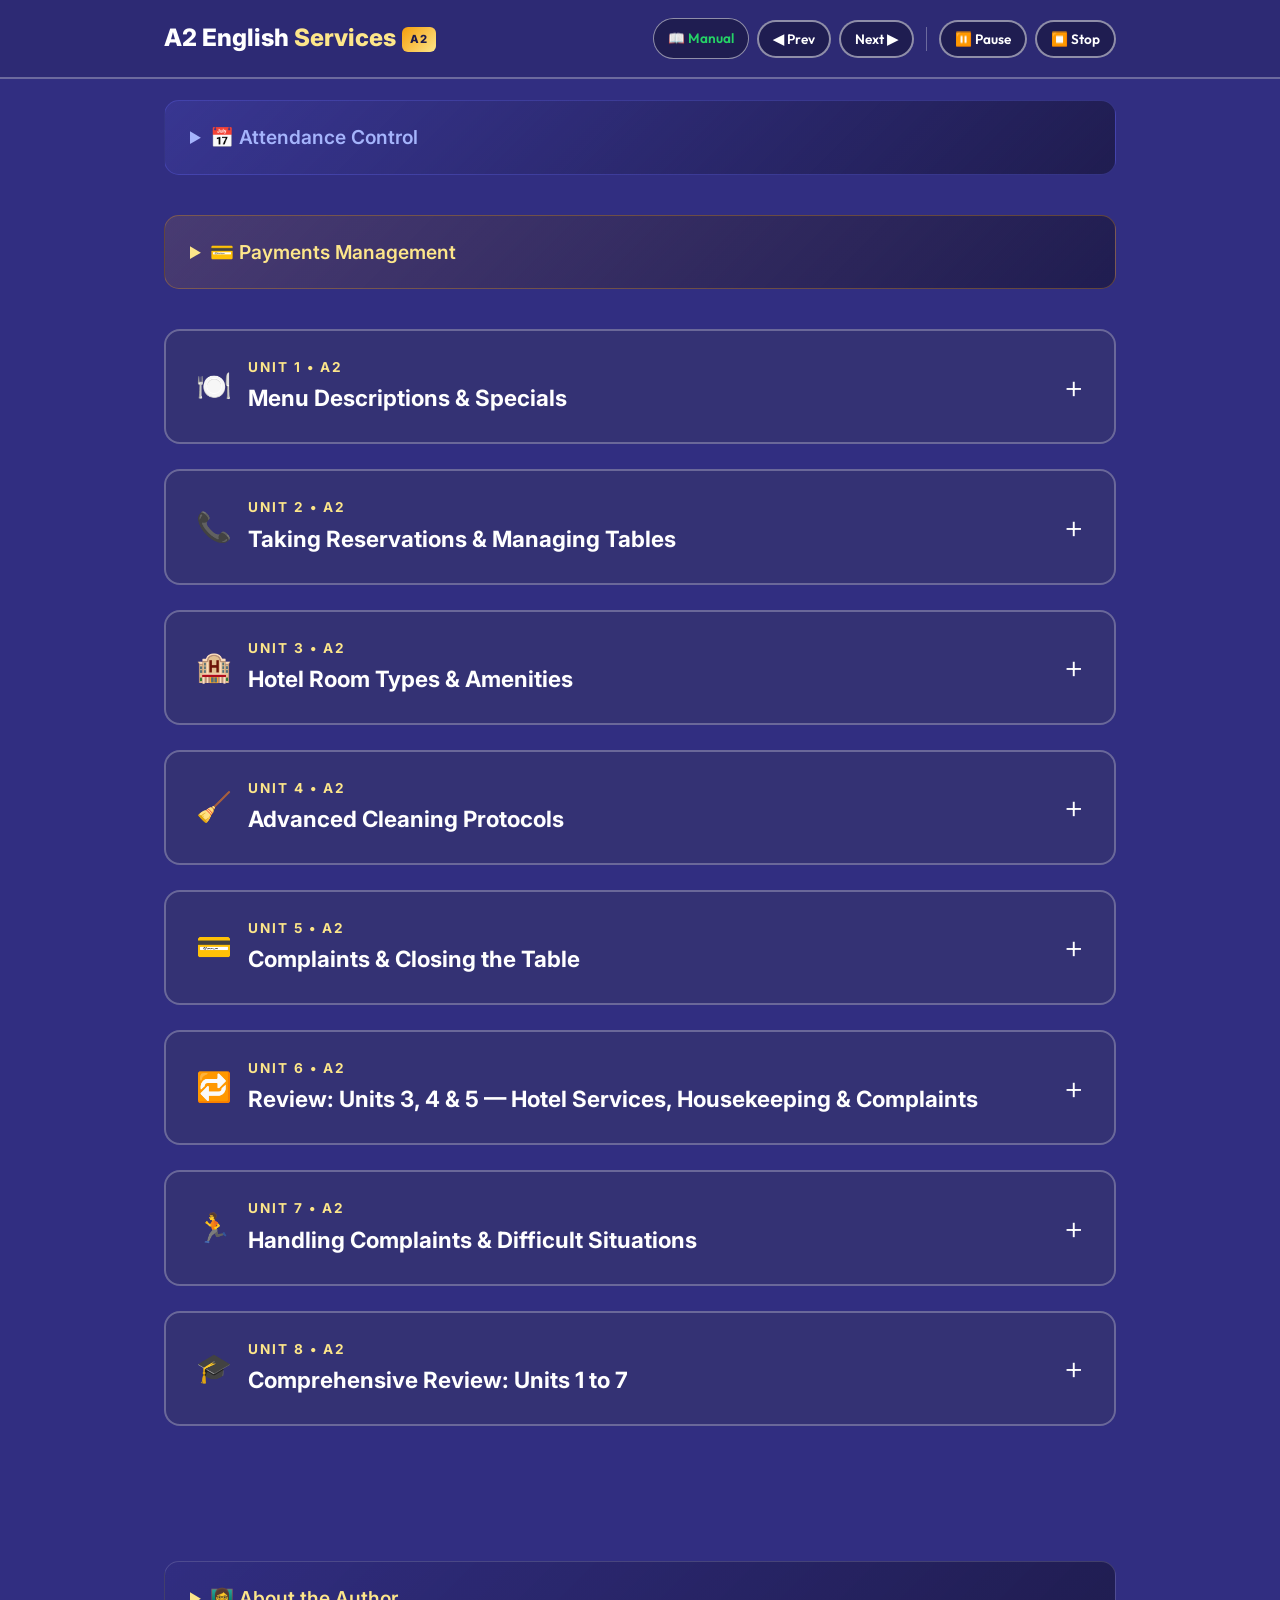
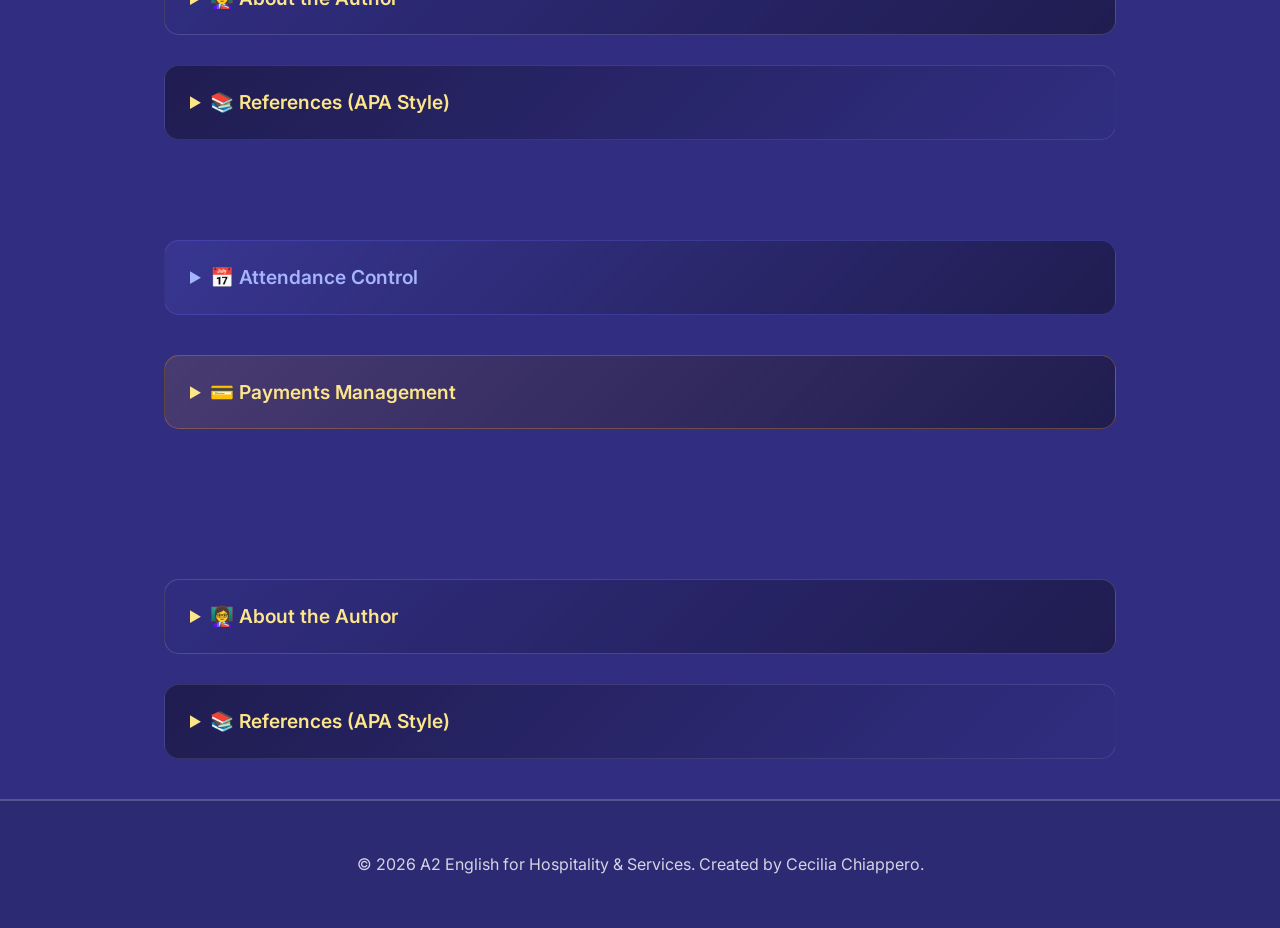
<file: index.html>
<!DOCTYPE html>
<html lang="en">

<head>
    <meta charset="UTF-8">
    <meta name="viewport" content="width=device-width, initial-scale=1.0">
    <title>A2 English for Hospitality &amp; Services | Inserción Laboral</title>
    <meta name="description" content="A2 CEFR English course for hospitality, restaurants, hotel services, and cleaning. Continuation of A1. Listening and speaking focus for job insertion.">
    <link rel="stylesheet" href="css/style.css">
    <link rel="stylesheet" href="https://cdnjs.cloudflare.com/ajax/libs/animate.css/4.1.1/animate.min.css" />
</head>

<body>


    <header>
        <div class="container">
            <nav>
                <div class="logo">A2 English<span> Services</span><span class="level-badge">A2</span></div>
                <div style="display: flex; gap: 8px; align-items: center; flex-wrap: wrap;">
                    <a href="manual.html" class="btn nav-btn" style="padding:8px 14px;font-size:0.85rem;background:rgba(37,211,102,0.15);border:1px solid rgba(37,211,102,0.5);color:#25D366;text-decoration:none;">📖 Manual</a>
                    <button id="prev-unit-btn" class="btn nav-btn" onclick="navigateUnit(-1)"
                        style="padding: 8px 14px; font-size: 0.85rem;">◀ Prev</button>
                    <button id="next-unit-btn" class="btn nav-btn" onclick="navigateUnit(1)"
                        style="padding: 8px 14px; font-size: 0.85rem;">Next ▶</button>
                    <span style="width:1px;height:24px;background:rgba(255,255,255,0.3);margin:0 4px;"></span>
                    <button id="pause-audio-btn" class="btn pause-audio-btn" onclick="togglePauseAudio()"
                        style="padding: 8px 14px; font-size: 0.85rem;">⏸️ Pause</button>
                    <button class="btn stop-audio-btn" onclick="stopAudio()"
                        style="padding: 8px 14px; font-size: 0.85rem;">⏹️ Stop</button>
                </div>
            </nav>
        </div>
    </header>

    <div class="container admin-controls">
        <!-- Attendance Control -->
        <details class="attendance-block">
            <summary class="attendance-header">📅 Attendance Control</summary>
            <div class="attendance-content">
                <div class="attendance-form">
                    <div class="form-group">
                        <label for="att-date">Select Date:</label>
                        <input type="date" id="att-date" class="att-input">
                    </div>
                    <div class="form-group">
                        <label for="att-user">Select Student:</label>
                        <select id="att-user" class="att-input">
                            <option value="Student 1">Student 1</option>
                            <option value="Student 2">Student 2</option>
                        </select>
                    </div>
                    <button class="btn att-save-btn" onclick="saveAttendance()">Mark Present ✅</button>
                </div>
                <div id="attendance-list" class="attendance-list"></div>
            </div>
        </details>

        <!-- Payments Management -->
        <details class="payments-block">
            <summary class="payments-header">💳 Payments Management</summary>
            <div class="payments-content">
                <div class="payments-form">
                    <div class="form-group">
                        <label for="pay-date">Date:</label>
                        <input type="date" id="pay-date" class="pay-input">
                    </div>
                    <div class="form-group">
                        <label for="pay-user">Student:</label>
                        <select id="pay-user" class="pay-input">
                            <option value="Student 1">Student 1</option>
                            <option value="Student 2">Student 2</option>
                        </select>
                    </div>
                    <div class="form-group">
                        <label for="pay-concept">Concept:</label>
                        <input type="text" id="pay-concept" class="pay-input" placeholder="e.g. Class 1" value="Class 1">
                    </div>
                    <div class="form-group">
                        <label for="pay-amount">Amount ($):</label>
                        <input type="number" id="pay-amount" class="pay-input" placeholder="0.00">
                    </div>
                    <button class="btn pay-save-btn" onclick="savePayment()">Record Payment</button>
                </div>
                <div id="payments-list" class="payments-list"></div>
            </div>
        </details>
    </div>

    <div class="container" id="main-content">
        <div class="unit-list" id="curriculum-container">
            <!-- Content injected via script.js -->
        </div>
    </div>

    <!-- About the Author -->
    <div class="container" id="author-section">
        <details class="author-block">
            <summary class="author-header">👩‍🏫 About the Author</summary>
            <div class="author-content">
                <div class="author-profile">
                    <div class="author-avatar">CC</div>
                    <div class="author-info">
                        <h3>Cecilia Chiappero</h3>
                        <p class="author-title">English Language Educator &amp; Researcher | Universidad Nacional de Córdoba</p>
                    </div>
                </div>
                <div class="author-bio">
                    <p>Cecilia Chiappero is an English language educator and researcher affiliated with the
                        <strong>Universidad Nacional de Córdoba</strong>, Argentina. Her academic work focuses on
                        innovative teaching methodologies and technology-enhanced language learning for vocational insertion.</p>
                    <p>This A2 English for Hospitality &amp; Services course is the <strong>continuation of the A1 course</strong>,
                        designed for <strong>job insertion</strong>
                        in the restaurant, hotel, and cleaning sectors, aligned with the
                        <strong>CEFR A2 framework</strong> with a strong focus on listening, speaking, and functional communication.</p>
                    <p class="author-contact"><strong>Research Profile:</strong> Available on <a
                            href="https://www.researchgate.net" target="_blank"
                            style="color: var(--accent-gold);">ResearchGate</a> and academic databases.</p>
                </div>
            </div>
        </details>
    </div>

    <!-- References -->
    <div class="container" id="references-section">
        <details class="references-block">
            <summary class="references-header">📚 References (APA Style)</summary>
            <div class="references-content">
                <p class="references-author"><strong>Course Author:</strong> Chiappero, C. (2026). <em>A2 English for
                    Hospitality &amp; Services: Restaurant, Hotels, and Cleaning — Inserción Laboral</em>. Original educational material.</p>
                <h4>Framework &amp; Language References</h4>
                <ul class="references-list">
                    <li>Council of Europe. (2020). <em>Common European Framework of Reference for Languages (CEFR)</em>. Council of Europe Publishing.</li>
                    <li>Nation, I. S. P. (2001). <em>Learning vocabulary in another language</em>. Cambridge University Press.</li>
                    <li>Harmer, J. (2015). <em>The Practice of English Language Teaching</em> (5th ed.). Pearson Education.</li>
                    <li>Thornbury, S. (2005). <em>How to Teach Speaking</em>. Pearson Education.</li>
                    <li>Nunan, D. (2004). <em>Task-Based Language Teaching</em>. Cambridge University Press.</li>
                </ul>
                <p class="references-disclaimer"><em>All content created for educational purposes. Aligned with CEFR A2 standards for vocational English. Continuation of the A1 Hospitality &amp; Services course.</em></p>
            </div>
        </details>
    </div>

    <!-- Protection Overlay -->
    <div id="protection-overlay" class="protection-overlay" style="display: none;">
        <div class="protection-message">
            <span class="protection-icon">🔒</span>
            <h2>Protected Content</h2>
            <p>No permission to copy, download, or redistribute this material.</p>
            <p class="protection-copyright">© 2026 A2 English for Services - Cecilia Chiappero</p>
            <p class="protection-note">All rights reserved. For authorized students only.</p>
        </div>
    </div>

<!DOCTYPE html>
<html lang="en">

<head>
    <meta charset="UTF-8">
    <meta name="viewport" content="width=device-width, initial-scale=1.0">
    <title>A2 English for Hospitality &amp; Services | Inserción Laboral</title>
    <meta name="description" content="A2 CEFR English course for hospitality, restaurants, hotel services, and cleaning. Continuation of A1. Listening and speaking focus for job insertion.">
    <link rel="stylesheet" href="css/style.css">
    <link rel="stylesheet" href="https://cdnjs.cloudflare.com/ajax/libs/animate.css/4.1.1/animate.min.css" />
</head>

<body>


    <header>
        <div class="container">
            <nav>
                <div class="logo">A2 English<span> Services</span><span class="level-badge">A2</span></div>
                <div style="display: flex; gap: 8px; align-items: center; flex-wrap: wrap;">
                    <a href="manual.html" class="btn nav-btn" style="padding:8px 14px;font-size:0.85rem;background:rgba(37,211,102,0.15);border:1px solid rgba(37,211,102,0.5);color:#25D366;text-decoration:none;">📖 Manual</a>
                    <button id="prev-unit-btn" class="btn nav-btn" onclick="navigateUnit(-1)"
                        style="padding: 8px 14px; font-size: 0.85rem;">◀ Prev</button>
                    <button id="next-unit-btn" class="btn nav-btn" onclick="navigateUnit(1)"
                        style="padding: 8px 14px; font-size: 0.85rem;">Next ▶</button>
                    <span style="width:1px;height:24px;background:rgba(255,255,255,0.3);margin:0 4px;"></span>
                    <button id="pause-audio-btn" class="btn pause-audio-btn" onclick="togglePauseAudio()"
                        style="padding: 8px 14px; font-size: 0.85rem;">⏸️ Pause</button>
                    <button class="btn stop-audio-btn" onclick="stopAudio()"
                        style="padding: 8px 14px; font-size: 0.85rem;">⏹️ Stop</button>
                </div>
            </nav>
        </div>
    </header>

    <div class="container admin-controls">
        <!-- Attendance Control -->
        <details class="attendance-block">
            <summary class="attendance-header">📅 Attendance Control</summary>
            <div class="attendance-content">
                <div class="attendance-form">
                    <div class="form-group">
                        <label for="att-date">Select Date:</label>
                        <input type="date" id="att-date" class="att-input">
                    </div>
                    <div class="form-group">
                        <label for="att-user">Select Student:</label>
                        <select id="att-user" class="att-input">
                            <option value="Student 1">Student 1</option>
                            <option value="Student 2">Student 2</option>
                        </select>
                    </div>
                    <button class="btn att-save-btn" onclick="saveAttendance()">Mark Present ✅</button>
                </div>
                <div id="attendance-list" class="attendance-list"></div>
            </div>
        </details>

        <!-- Payments Management -->
        <details class="payments-block">
            <summary class="payments-header">💳 Payments Management</summary>
            <div class="payments-content">
                <div class="payments-form">
                    <div class="form-group">
                        <label for="pay-date">Date:</label>
                        <input type="date" id="pay-date" class="pay-input">
                    </div>
                    <div class="form-group">
                        <label for="pay-user">Student:</label>
                        <select id="pay-user" class="pay-input">
                            <option value="Student 1">Student 1</option>
                            <option value="Student 2">Student 2</option>
                        </select>
                    </div>
                    <div class="form-group">
                        <label for="pay-concept">Concept:</label>
                        <input type="text" id="pay-concept" class="pay-input" placeholder="e.g. Class 1" value="Class 1">
                    </div>
                    <div class="form-group">
                        <label for="pay-amount">Amount ($):</label>
                        <input type="number" id="pay-amount" class="pay-input" placeholder="0.00">
                    </div>
                    <button class="btn pay-save-btn" onclick="savePayment()">Record Payment</button>
                </div>
                <div id="payments-list" class="payments-list"></div>
            </div>
        </details>
    </div>

    <div class="container" id="main-content">
        <div class="unit-list" id="curriculum-container">
            <!-- Content injected via script.js -->
        </div>
    </div>

    <!-- About the Author -->
    <div class="container" id="author-section">
        <details class="author-block">
            <summary class="author-header">👩‍🏫 About the Author</summary>
            <div class="author-content">
                <div class="author-profile">
                    <div class="author-avatar">CC</div>
                    <div class="author-info">
                        <h3>Cecilia Chiappero</h3>
                        <p class="author-title">English Language Educator &amp; Researcher | Universidad Nacional de Córdoba</p>
                    </div>
                </div>
                <div class="author-bio">
                    <p>Cecilia Chiappero is an English language educator and researcher affiliated with the
                        <strong>Universidad Nacional de Córdoba</strong>, Argentina. Her academic work focuses on
                        innovative teaching methodologies and technology-enhanced language learning for vocational insertion.</p>
                    <p>This A2 English for Hospitality &amp; Services course is the <strong>continuation of the A1 course</strong>,
                        designed for <strong>job insertion</strong>
                        in the restaurant, hotel, and cleaning sectors, aligned with the
                        <strong>CEFR A2 framework</strong> with a strong focus on listening, speaking, and functional communication.</p>
                    <p class="author-contact"><strong>Research Profile:</strong> Available on <a
                            href="https://www.researchgate.net" target="_blank"
                            style="color: var(--accent-gold);">ResearchGate</a> and academic databases.</p>
                </div>
            </div>
        </details>
    </div>

    <!-- References -->
    <div class="container" id="references-section">
        <details class="references-block">
            <summary class="references-header">📚 References (APA Style)</summary>
            <div class="references-content">
                <p class="references-author"><strong>Course Author:</strong> Chiappero, C. (2026). <em>A2 English for
                    Hospitality &amp; Services: Restaurant, Hotels, and Cleaning — Inserción Laboral</em>. Original educational material.</p>
                <h4>Framework &amp; Language References</h4>
                <ul class="references-list">
                    <li>Council of Europe. (2020). <em>Common European Framework of Reference for Languages (CEFR)</em>. Council of Europe Publishing.</li>
                    <li>Nation, I. S. P. (2001). <em>Learning vocabulary in another language</em>. Cambridge University Press.</li>
                    <li>Harmer, J. (2015). <em>The Practice of English Language Teaching</em> (5th ed.). Pearson Education.</li>
                    <li>Thornbury, S. (2005). <em>How to Teach Speaking</em>. Pearson Education.</li>
                    <li>Nunan, D. (2004). <em>Task-Based Language Teaching</em>. Cambridge University Press.</li>
                </ul>
                <p class="references-disclaimer"><em>All content created for educational purposes. Aligned with CEFR A2 standards for vocational English. Continuation of the A1 Hospitality &amp; Services course.</em></p>
            </div>
        </details>
    </div>

    <!-- Protection Overlay -->
    <div id="protection-overlay" class="protection-overlay" style="display: none;">
        <div class="protection-message">
            <span class="protection-icon">🔒</span>
            <h2>Protected Content</h2>
            <p>No permission to copy, download, or redistribute this material.</p>
            <p class="protection-copyright">© 2026 A2 English for Services - Cecilia Chiappero</p>
            <p class="protection-note">All rights reserved. For authorized students only.</p>
        </div>
    </div>

    <footer>
        <div class="container">
            <p>© 2026 A2 English for Hospitality &amp; Services. Created by Cecilia Chiappero.</p>
        </div>
    </footer>

    <script src="js/data_units1to4.js?v=7"></script>
    <script src="js/data_units5to8.js?v=7"></script>
    <script src="js/script.js?v=7"></script>
</body>

</html>
</file>
<file: css/style.css>
@import url('https://fonts.googleapis.com/css2?family=Inter:wght@300;400;500;600&family=Outfit:wght@500;700;800&display=swap');
@import './variables.css';

* {
    margin: 0;
    padding: 0;
    box-sizing: border-box;
}

body {
    background: var(--bg-primary);
    color: var(--text-primary);
    font-family: var(--font-body);
    line-height: 1.7;
    min-height: 100vh;
}

h1, h2, h3, h4 {
    font-family: var(--font-heading);
    color: #fff;
}

a {
    text-decoration: none;
    color: inherit;
}

.container {
    max-width: 1000px;
    margin: 0 auto;
    padding: 0 var(--spacing-md);
}

.btn {
    display: inline-flex;
    align-items: center;
    padding: 12px 28px;
    border-radius: 50px;
    font-weight: 600;
    cursor: pointer;
    transition: all 0.3s ease;
    border: 2px solid #fff;
    background: rgba(255, 255, 255, 0.15);
    color: #fff;
    font-family: var(--font-heading);
}

.btn:hover {
    background: #fff;
    color: var(--bg-primary);
    transform: translateY(-2px);
    box-shadow: 0 8px 25px rgba(0, 0, 0, 0.2);
}

header {
    background: var(--bg-secondary);
    position: fixed;
    width: 100%;
    top: 0;
    z-index: 1000;
    padding: 18px 0;
    border-bottom: 2px solid rgba(255, 255, 255, 0.3);
}

nav {
    display: flex;
    justify-content: space-between;
    align-items: center;
}

.logo {
    font-size: 1.5rem;
    font-weight: 800;
    color: #fff;
}

.logo span {
    color: var(--accent-gold);
}

.logo .level-badge {
    display: inline-block;
    background: linear-gradient(135deg, #f59e0b, #fde68a);
    color: #1e1b4b;
    font-size: 0.7rem;
    font-weight: 800;
    padding: 3px 8px;
    border-radius: 6px;
    margin-left: 6px;
    letter-spacing: 1px;
    vertical-align: middle;
    text-transform: uppercase;
}

.admin-controls {
    margin-top: 100px;
    display: flex;
    flex-direction: column;
    gap: 20px;
}

.unit-list {
    margin-top: 40px;
    padding-bottom: 80px;
}

details.unit-block {
    background: rgba(0, 0, 0, 0.15);
    border: 2px solid rgba(255, 255, 255, 0.3);
    border-radius: var(--border-radius);
    margin-bottom: 25px;
    overflow: hidden;
    transition: all 0.3s ease;
}

details.unit-block:hover {
    border-color: rgba(255, 255, 255, 0.5);
    box-shadow: var(--shadow-glow);
}

details.unit-block[open] {
    background: rgba(0, 0, 0, 0.2);
    border-color: var(--accent-gold);
    box-shadow: 0 15px 50px rgba(0, 0, 0, 0.25);
}

summary.unit-header {
    padding: 25px 30px;
    cursor: pointer;
    display: flex;
    justify-content: space-between;
    align-items: center;
    list-style: none;
    background: rgba(255, 255, 255, 0.05);
    transition: background 0.3s ease;
}

summary.unit-header:hover {
    background: rgba(255, 255, 255, 0.1);
}

.unit-title {
    font-size: 1.4rem;
    font-weight: 700;
    color: #fff;
}

.unit-subtitle {
    font-size: 0.85rem;
    color: var(--accent-gold);
    text-transform: uppercase;
    letter-spacing: 2px;
    margin-right: 15px;
    font-weight: 700;
    display: block;
}

.unit-emoji {
    font-size: 1.8rem;
    margin-right: 12px;
}

summary.unit-header::after {
    content: '+';
    font-size: 2rem;
    color: #fff;
    font-weight: 300;
}

details[open] summary.unit-header::after {
    content: '−';
}

.unit-body {
    padding: 0 30px 30px 30px;
    animation: slideDown 0.3s ease;
}

@keyframes slideDown {
    from { opacity: 0; transform: translateY(-10px); }
    to   { opacity: 1; transform: translateY(0); }
}

.section-block {
    margin-top: 40px;
    padding-top: 30px;
    border-top: 2px solid rgba(255, 255, 255, 0.2);
}

.section-label {
    display: inline-block;
    padding: 8px 20px;
    border-radius: 25px;
    background: rgba(0, 0, 0, 0.25);
    font-size: 0.85rem;
    font-weight: 700;
    margin-bottom: 15px;
    color: #fff;
    text-transform: uppercase;
    letter-spacing: 1px;
}

.section-label.listening  { background: rgba(255, 255, 255, 0.2); }
.section-label.speaking   { background: rgba(251, 146, 60, 0.25); color: #fed7aa; }
.section-label.vocabulary { background: rgba(255, 255, 255, 0.2); }
.section-label.grammar    { background: rgba(255, 255, 255, 0.2); }
.section-label.pronunciation { background: rgba(255, 255, 255, 0.2); }
.section-label.practice   { background: rgba(255, 255, 255, 0.2); }
.section-label.dialogue   { background: rgba(254, 215, 170, 0.25); color: #fed7aa; }

.vocab-grid {
    display: grid;
    grid-template-columns: repeat(auto-fit, minmax(260px, 1fr));
    gap: 15px;
    margin-top: 20px;
}

.vocab-card {
    background: rgba(0, 0, 0, 0.2);
    padding: 18px;
    border-radius: 12px;
    border-left: 4px solid var(--accent-gold);
    transition: all 0.3s ease;
}

.vocab-card:hover {
    transform: translateY(-3px);
    box-shadow: 0 10px 30px rgba(0, 0, 0, 0.2);
}

.vocab-card strong {
    display: block;
    color: var(--accent-gold);
    margin-bottom: 5px;
    font-size: 1.1rem;
}

.vocab-card p { color: #fff; }

.reading-text, .transcript-box {
    background: rgba(0, 0, 0, 0.2);
    padding: 25px 30px;
    border-radius: 12px;
    line-height: 2;
    margin-bottom: 20px;
    border-left: 4px solid var(--accent-gold);
    font-size: 1.05rem;
    color: #fff;
}

.dialogue-box {
    background: rgba(0, 0, 0, 0.2);
    padding: 25px;
    border-radius: 12px;
    border: 2px solid rgba(254, 215, 170, 0.3);
    margin-bottom: 20px;
}

.dialogue-line {
    display: flex;
    gap: 12px;
    margin-bottom: 14px;
    align-items: flex-start;
}

.dialogue-speaker {
    font-weight: 700;
    color: var(--accent-gold);
    min-width: 80px;
    flex-shrink: 0;
    font-size: 0.9rem;
    text-transform: uppercase;
    letter-spacing: 1px;
    padding-top: 2px;
}

.dialogue-text {
    color: #fff;
    line-height: 1.6;
}

.player-controls {
    display: flex;
    align-items: center;
    gap: 15px;
    background: rgba(0, 0, 0, 0.2);
    padding: 15px 25px;
    border-radius: 50px;
    margin: 15px 0;
}

.play-btn {
    width: 50px;
    height: 50px;
    border-radius: 50%;
    background: #fff;
    border: none;
    cursor: pointer;
    color: var(--bg-primary);
    font-size: 1.2rem;
    display: flex;
    align-items: center;
    justify-content: center;
    font-weight: bold;
    transition: all 0.3s ease;
}

.play-btn:hover {
    transform: scale(1.1);
    box-shadow: 0 8px 25px rgba(0, 0, 0, 0.2);
    background: var(--accent-gold);
}

.grammar-box {
    background: rgba(0, 0, 0, 0.2);
    padding: 25px;
    border-radius: 12px;
    border: 2px solid rgba(255, 255, 255, 0.2);
    color: #fff;
}

.options-grid {
    display: flex;
    gap: 12px;
    flex-wrap: wrap;
    justify-content: center;
    margin-top: 15px;
}

.theory-box {
    background: rgba(255, 255, 255, 0.1);
    border: 2px solid rgba(255, 255, 255, 0.3);
    border-radius: 12px;
    padding: 20px;
    margin-bottom: 25px;
    color: #fff;
}

.theory-box h4 { color: var(--accent-gold); margin-bottom: 10px; font-size: 1.1rem; }
.theory-box p  { line-height: 1.8; margin-bottom: 10px; }
.theory-box ul { margin-left: 20px; margin-top: 10px; }
.theory-box li { margin-bottom: 8px; }

.tip-box {
    background: rgba(251, 146, 60, 0.15);
    border: 2px solid rgba(251, 146, 60, 0.4);
    border-radius: 12px;
    padding: 18px 22px;
    margin: 18px 0;
    color: #fff;
}

.tip-box strong { color: var(--accent-gold); }

details textarea {
    width: 100%;
    background: rgba(0, 0, 0, 0.2);
    border: 2px solid rgba(255, 255, 255, 0.3);
    color: #fff;
    padding: 15px;
    border-radius: 10px;
    font-family: inherit;
    font-size: 1rem;
    resize: vertical;
}

details textarea:focus {
    outline: none;
    border-color: var(--accent-gold);
}

details textarea::placeholder { color: rgba(255, 255, 255, 0.5); }

footer {
    text-align: center;
    padding: 50px 20px;
    color: #fff;
    background: var(--bg-secondary);
    margin-top: 40px;
    border-top: 2px solid rgba(255, 255, 255, 0.2);
}

footer p { opacity: 0.8; }

/* Audio buttons */
.stop-audio-btn  { background: rgba(0,0,0,0.3) !important; border-color: rgba(255,255,255,0.5) !important; }
.stop-audio-btn:hover  { background: rgba(239,68,68,0.5) !important; border-color: #ef4444 !important; }
.pause-audio-btn { background: rgba(0,0,0,0.3) !important; border-color: rgba(255,255,255,0.5) !important; }
.pause-audio-btn:hover { background: rgba(251,146,60,0.5) !important; border-color: #fb923c !important; }
.nav-btn  { background: rgba(0,0,0,0.3) !important; border-color: rgba(255,255,255,0.5) !important; }
.nav-btn:hover { background: rgba(49,46,129,0.8) !important; border-color: #6366f1 !important; }

/* Protection Overlay */
.protection-overlay {
    position: fixed; top: 0; left: 0; width: 100%; height: 100%;
    background: rgba(0,0,0,0.9); backdrop-filter: blur(10px);
    z-index: 9999; display: flex; align-items: center; justify-content: center;
    animation: fadeIn 0.3s ease;
}
@keyframes fadeIn { from { opacity: 0; } to { opacity: 1; } }

.protection-message {
    background: linear-gradient(135deg, rgba(239,68,68,0.2), rgba(49,46,129,0.2));
    border: 2px solid rgba(255,255,255,0.3);
    border-radius: 20px; padding: 50px 60px;
    text-align: center; max-width: 500px;
    animation: scaleIn 0.3s ease;
}
@keyframes scaleIn { from { transform: scale(0.8); opacity: 0; } to { transform: scale(1); opacity: 1; } }
.protection-icon { font-size: 4rem; display: block; margin-bottom: 20px; }
.protection-message h2 { color: #ef4444; font-size: 1.8rem; margin-bottom: 15px; }
.protection-message p  { color: #fff; font-size: 1.1rem; margin-bottom: 10px; }
.protection-copyright  { color: var(--accent-gold) !important; font-weight: 600; margin-top: 20px !important; }
.protection-note { font-size: 0.9rem !important; opacity: 0.7; }

/* About Author */
.author-block {
    background: linear-gradient(135deg, rgba(49,46,129,0.7), rgba(30,27,75,0.9));
    border: 1px solid rgba(255,255,255,0.15); border-radius: 15px; margin: 30px 0; overflow: hidden;
}
.author-header {
    padding: 20px 25px; font-size: 1.2rem; font-weight: 600;
    cursor: pointer; color: var(--accent-gold); transition: background 0.3s ease;
}
.author-header:hover { background: rgba(255,255,255,0.05); }
.author-content { padding: 0 25px 25px; }
.author-profile {
    display: flex; align-items: center; gap: 20px; margin-bottom: 20px;
    padding: 20px; background: rgba(0,0,0,0.2); border-radius: 12px;
}
.author-avatar {
    width: 80px; height: 80px;
    background: linear-gradient(135deg, var(--accent-gold), #f59e0b);
    border-radius: 50%; display: flex; align-items: center; justify-content: center;
    font-size: 1.8rem; font-weight: 700; color: #1e1b4b; flex-shrink: 0;
}
.author-info h3 { font-size: 1.5rem; margin-bottom: 5px; color: #fff; }
.author-title   { color: #fde68a; font-size: 1rem; font-weight: 500; }
.author-bio p   { line-height: 1.8; margin-bottom: 15px; opacity: 0.9; }
.author-contact {
    background: rgba(253,230,138,0.1); padding: 15px; border-radius: 10px;
    border-left: 4px solid var(--accent-gold); margin-top: 20px;
}

/* References */
.references-block {
    background: linear-gradient(135deg, rgba(30,27,75,0.9), rgba(49,46,129,0.8));
    border: 1px solid rgba(255,255,255,0.1); border-radius: 15px; margin: 30px 0; overflow: hidden;
}
.references-header {
    padding: 20px 25px; font-size: 1.2rem; font-weight: 600;
    cursor: pointer; color: var(--accent-gold); transition: background 0.3s ease;
}
.references-header:hover { background: rgba(255,255,255,0.05); }
.references-content { padding: 0 25px 25px; }
.references-content h4 {
    color: #fde68a; margin: 20px 0 15px; font-size: 1rem;
    border-bottom: 1px solid rgba(255,255,255,0.1); padding-bottom: 8px;
}
.references-author {
    background: rgba(253,230,138,0.1); padding: 15px; border-radius: 10px;
    border-left: 4px solid var(--accent-gold); margin-bottom: 20px;
}
.references-list { list-style: none; padding: 0; }
.references-list li {
    padding: 10px 15px; margin: 5px 0;
    background: rgba(255,255,255,0.03); border-radius: 8px;
    font-size: 0.9rem; line-height: 1.6; border-left: 3px solid rgba(253,230,138,0.5);
}
.references-disclaimer {
    margin-top: 20px; padding: 15px;
    background: rgba(239,68,68,0.1); border-radius: 10px; font-size: 0.85rem;
    opacity: 0.8; text-align: center;
}

/* Attendance */
.attendance-block {
    background: linear-gradient(135deg, rgba(99,102,241,0.15), rgba(30,27,75,0.9));
    border: 1px solid rgba(99,102,241,0.3); border-radius: 15px; overflow: hidden;
}
.attendance-header {
    padding: 20px 25px; font-size: 1.2rem; font-weight: 600;
    cursor: pointer; color: #a5b4fc; transition: background 0.3s ease;
}
.attendance-header:hover { background: rgba(99,102,241,0.1); }
.attendance-content { padding: 0 25px 25px; }
.attendance-form {
    display: flex; flex-wrap: wrap; gap: 20px; align-items: flex-end;
    background: rgba(0,0,0,0.2); padding: 20px; border-radius: 12px; margin-bottom: 20px;
}
.form-group { display: flex; flex-direction: column; gap: 8px; }
.form-group label { font-size: 0.9rem; color: rgba(255,255,255,0.7); font-weight: 500; }
.att-input {
    background: rgba(255,255,255,0.05); border: 1px solid rgba(255,255,255,0.2);
    color: #fff; padding: 10px 15px; border-radius: 8px; font-family: inherit; font-size: 1rem; outline: none;
}
.att-input:focus { border-color: #6366f1; }
.att-save-btn { background: rgba(99,102,241,0.2); border-color: #6366f1; color: #a5b4fc; }
.att-save-btn:hover { background: #6366f1; color: #fff; }
.attendance-list {
    display: grid; grid-template-columns: repeat(auto-fill, minmax(200px, 1fr));
    gap: 15px; max-height: 300px; overflow-y: auto; padding-right: 10px;
}
.att-record {
    background: rgba(255,255,255,0.03); padding: 12px 15px; border-radius: 10px;
    border-left: 3px solid #6366f1; display: flex; justify-content: space-between; align-items: center;
}
.att-delete { cursor: pointer; opacity: 0.5; transition: opacity 0.2s; font-size: 0.8rem; }
.att-delete:hover { opacity: 1; color: #ef4444; }

/* Payments */
.payments-block {
    background: linear-gradient(135deg, rgba(245,158,11,0.12), rgba(30,27,75,0.9));
    border: 1px solid rgba(245,158,11,0.3); border-radius: 15px; overflow: hidden; margin-top: 20px;
}
.payments-header {
    padding: 20px 25px; font-size: 1.2rem; font-weight: 600;
    cursor: pointer; color: var(--accent-gold); transition: background 0.3s ease;
}
.payments-header:hover { background: rgba(245,158,11,0.1); }
.payments-content { padding: 0 25px 25px; }
.payments-form {
    display: flex; flex-wrap: wrap; gap: 15px; align-items: flex-end;
    background: rgba(0,0,0,0.2); padding: 20px; border-radius: 12px; margin-bottom: 20px;
}
.pay-input {
    background: rgba(255,255,255,0.05); border: 1px solid rgba(255,255,255,0.2);
    color: #fff; padding: 10px 15px; border-radius: 8px;
    font-family: inherit; font-size: 1rem; outline: none; min-width: 120px;
}
.pay-input:focus { border-color: var(--accent-gold); }
.pay-save-btn { background: rgba(245,158,11,0.2); border-color: var(--accent-gold); color: var(--accent-gold); }
.pay-save-btn:hover { background: var(--accent-gold); color: #1e1b4b; }
.payments-list {
    display: grid; grid-template-columns: repeat(auto-fill, minmax(250px, 1fr));
    gap: 15px; max-height: 400px; overflow-y: auto; padding-right: 10px;
}
.pay-record {
    background: rgba(255,255,255,0.03); padding: 15px; border-radius: 12px;
    border-left: 4px solid var(--accent-gold); display: flex; flex-direction: column; gap: 5px; position: relative;
}
.pay-record-header { display: flex; justify-content: space-between; align-items: center; }
.pay-student { font-weight: 700; color: #fff; }
.pay-amount  { font-weight: 800; color: var(--accent-gold); }
.pay-concept { font-size: 0.9rem; opacity: 0.8; color: #fde68a; }
.pay-date    { font-size: 0.8rem; opacity: 0.5; }
.pay-delete  { cursor: pointer; opacity: 0.3; transition: opacity 0.2s; font-size: 0.8rem; text-align: right; }
.pay-delete:hover { opacity: 1; color: #ef4444; }

/* Responsive */
@media (max-width: 768px) {
    .unit-title { font-size: 1.1rem; }
    .vocab-grid { grid-template-columns: 1fr; }
    summary.unit-header { padding: 18px 20px; }
    .unit-body { padding: 0 18px 20px 18px; }
    .logo { font-size: 1.1rem; }
}
</file>
